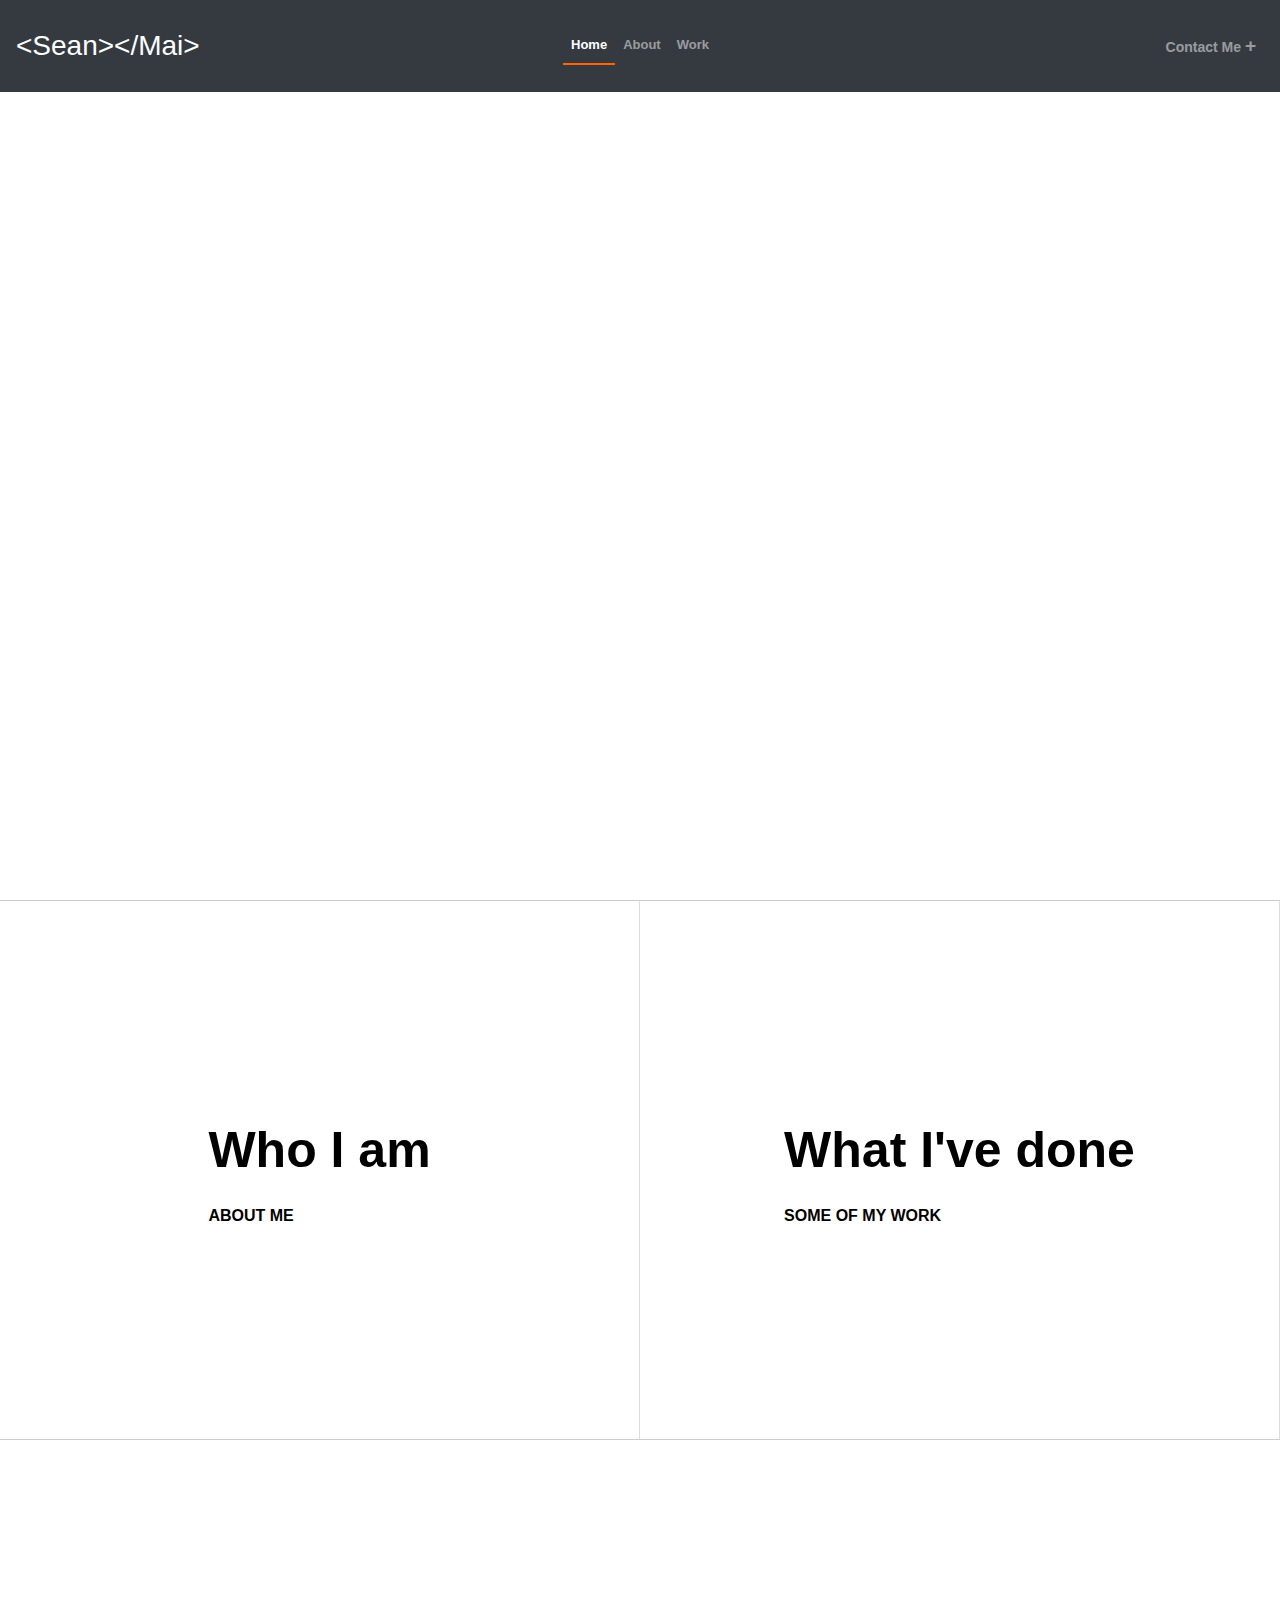
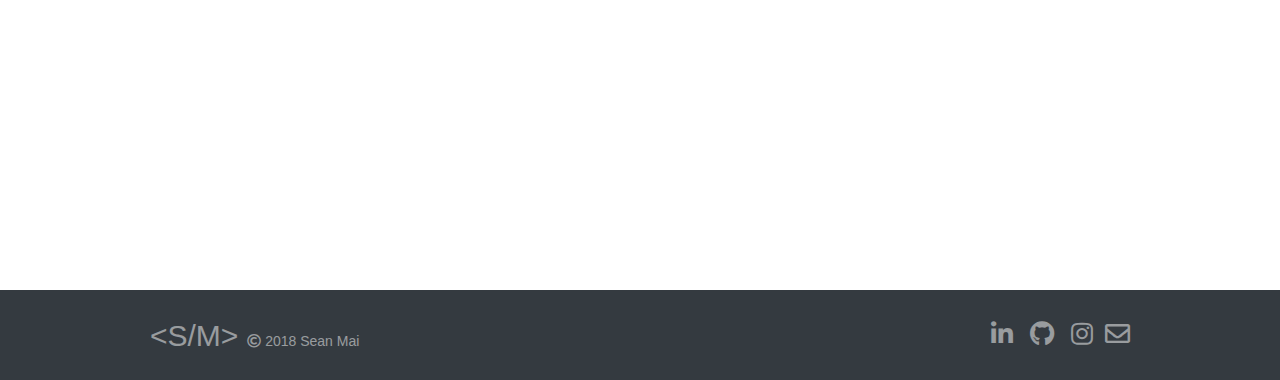
<file: index.html>
<!DOCTYPE html>
<html lang="en" dir="ltr">
    <head>
        <meta name="viewport" content="width=device-width,height=device-height,initial-scale=1.0"/>
        <title>Sean Mai</title>
        <link rel="icon" href="http://www.sautmedia.com/wp-content/uploads/2013/11/Favicon.png">
        <link  rel="stylesheet" href="https://use.fontawesome.com/releases/v5.0.4/css/all.css">
        <link rel="stylesheet" href="https://maxcdn.bootstrapcdn.com/bootstrap/4.0.0/css/bootstrap.min.css" integrity="sha384-Gn5384xqQ1aoWXA+058RXPxPg6fy4IWvTNh0E263XmFcJlSAwiGgFAW/dAiS6JXm" crossorigin="anonymous">
        <link href="https://fonts.googleapis.com/css?family=Noto+Serif:300,400,500,700" rel="stylesheet">
        <link rel="stylesheet" href="public/stylesheets/main.css">
        <link rel="stylesheet" href="public/stylesheets/custom-navbar.css">
        <link rel="stylesheet" href="public/stylesheets/modal.css">
        <link rel="stylesheet" href="public/stylesheets/scroll-caret.css">
        <script src="public/javascripts/div-expand.js" charset="utf-8"></script>
    </head>
    <body>
        <nav class="navbar fixed-top navbar-dark navbar-expand-md bg-dark justify-content-center navbar-custom">
            <a href="https://seanmai.github.io/" class="navbar-brand d-flex w-50 mr-auto">&#60;Sean>&#60;/Mai></a>
            <button class="navbar-toggler" type="button" data-toggle="collapse" data-target="#collapsingNavbar">
                <span class="navbar-toggler-icon"></span>
            </button>
            <div class="navbar-collapse collapse w-100" id="collapsingNavbar">
                <ul class="navbar-nav w-100 justify-content-center">
                    <li class="nav-item hover-underline-center" id="home">
                        <a class="nav-link nav-home" href="#homeSection">Home</a>
                    </li>
                    <li class="nav-item hover-underline-center" id="about">
                        <a class="nav-link nav-me" href="#aboutSection">About</a>
                    </li>
                    <li class="nav-item hover-underline-center" id="work">
                        <a class="nav-link nav-work" href="#aboutSection">Work</a> <!-- Had to make #aboutSection again so scrollspy would highlight for both -->
                    </li>
                </ul>
                <ul class="nav navbar-nav ml-auto w-100 justify-content-end">
                    <li class="nav-item">
                        <a class="nav-link nav-link-right" href="" data-toggle="modal" data-target="#emailModal">Contact Me <strong style="font-size: 19px">+</strong></a>
                    </li>
                </ul>
            </div>
        </nav>

        <div class="modal fade" id="emailModal" tabindex="-1" role="dialog" aria-labelledby="emailModalLabel" aria-hidden="true">
            <div class="modal-dialog" role="document">
                <div class="modal-content">
                    <div class="modal-body">
                        <!-- <button type="button" class="close" data-dismiss="modal" aria-label="Close">
                            <span aria-hidden="true">&times;</span>
                        </button> -->
                        <form method="post">
                            <div class="form-group">
                                <input class="form-control" type="text" name="name" placeholder="Name">
                            </div>
                            <div class="form-group">
                                <input class="form-control" type="text" name="email" placeholder="Email">
                            </div>
                            <div class="form-group">
                                <textarea class="form-control" name="message" rows="8" cols="80" placeholder="Message"></textarea>
                            </div>
                            <button type="submit" class="btn">SUBMIT</button>
                        </form>
                    </div>
                </div>
            </div>
        </div>

        <div id="homeSection" class="home">
            <div class="home-content container">
                <p>Welcome to an insight on Sean Mai.</p>
            </div>
            <div class="dim"></div>
        </div>
        <div id="caret-down">
            <a href="#aboutSection"><span id="caret-background"><span></span></span></a>
        </div>
        <div class="placeholder"></div>

        <div class="about">
            <div id="aboutSection" class="about-item hover-underline-right col-lg-6 col-sm-12 about-me">
                <div class="about-content about-me-content">
                    <p>Who I am</p>
                    <span>ABOUT ME</span>
                </div>
                <div class="about-expanded about-me-expanded">
                    <div class="container">
                        <p class="about-header"><em>Hello</em>, my name is Sean. Allow me to introduce myself.</p>
                        <p>I'm a creator and a student at the University of Calgary, currently studying Software Engineering. I design, develop and am very passionate to learn new things.</p>
                    </div>
                </div>
            </div>

            <div id="workSection" class="about-item hover-underline-right col-lg-6 col-sm-12 about-work">
                <div class="about-content about-work-content">
                    <p>What I've done</p>
                    <span>SOME OF MY WORK</span>
                </div>
                <div class="about-expanded about-work-expanded">
                    <div class="about-work-header col-lg-12">
                        FEATURED PROJECTS
                        <span><i class="far fa-window-close"></i></span>
                    </div>
                    <a href="https://github.com/seanmai/1001Sounds" target="_blank">
                        <div class="about-work-item col-xl-3 col-lg-4 col-md-6 col-sm-12" style=" background-image: url('https://images.unsplash.com/photo-1420161900862-9a86fa1f5c79?ixlib=rb-1.2.1&ixid=eyJhcHBfaWQiOjEyMDd9&auto=format&fit=crop&w=1350&q=80');">
                            <div class="about-work-item-description">
                                <div>
                                    1001 Sounds
                                    <span>A Google Chrome Extension for SoundCloud. Play all your favourite tracks with their tracklists embeded into your web browser.</span>
                                </div>
                            </div>
                        </div>
                    </a>
                    <a href="https://github.com/seanmai/locEATS" target="_blank">
                        <div class="about-work-item col-xl-3 col-lg-4 col-md-6 col-sm-12" style="background-image: url('https://images.unsplash.com/photo-1466814314367-45323ac74e2b?ixlib=rb-1.2.1&ixid=eyJhcHBfaWQiOjEyMDd9&auto=format&fit=crop&w=1622&q=80');">
                            <div class="about-work-item-description">
                                <div>
                                    locEATS
                                    <span>A food delivery app for public areas. Uses Google's geolocation API to get the position of the customer with their order.</span>
                                </div>
                            </div>
                        </div>
                    </a>
                    <a href="https://github.com/dandua98/particle_run" target="_blank">
                        <div class="about-work-item col-xl-3 col-lg-4 col-md-6 col-sm-12" style="background-image: url('https://images.unsplash.com/photo-1529775768124-fb874e73ac7e?ixlib=rb-1.2.1&ixid=eyJhcHBfaWQiOjEyMDd9&auto=format&fit=crop&w=1350&q=80');">
                            <div class="about-work-item-description">
                                <div>
                                    Particle Run
                                    <span>Created at Calgary Hacks 2018, utilizes a Particle Electron board to get live GPS data and map it on a website. Calculates fitness metrics from the recorded map. Collaborated with Danish Dua and Mohammad Al-Ahdal</span>
                                </div>
                            </div>
                        </div>
                    </a>
                    <a href="https://github.com/seanmai/YelpCamp" target="_blank">
                        <div class="about-work-item col-xl-3 col-lg-4 col-md-6 col-sm-12" style="background-image: url('https://images.unsplash.com/photo-1534950947221-dcaca2836ce8?ixlib=rb-1.2.1&ixid=eyJhcHBfaWQiOjEyMDd9&auto=format&fit=crop&w=634&q=80');">
                            <div class="about-work-item-description">
                                <div>
                                    Yelp Camp
                                    <span>A campsite reviewing website. Leave ratings and comments on your favourite campgrounds for others to view before visiting.</span>
                                </div>
                            </div>
                        </div>
                    </a>
                    <a href="https://github.com/seanmai/UdemyWebProjects" target="_blank">
                        <div class="about-work-item col-xl-3 col-lg-4 col-md-6 col-sm-12" style="background-image: url('https://i.ytimg.com/vi/2yKsDZrEF7U/maxresdefault.jpg');">
                            <div class="about-work-item-description">
                                <div>
                                    Udemy Projects
                                    <span>Practice projects I've created as part of "The Web Developer Bootcamp" course on Udemy.</span>
                                </div>
                            </div>
                        </div>
                    </a>
                </div>
            </div>
        </div>

        <div class="temp">
        </div>

        <div class="footer">
            <div class="footer-info ">
                <span id="footer-brand">&#60;S/M></span> <i class="far fa-copyright"></i> 2018 Sean Mai
            </div>
            <div class="footer-icons">
                <a href="https://www.linkedin.com/in/sean-mai-a22612161/" target="_blank"><i class="fab fa-linkedin-in"></i></a>
                <a href="https://github.com/seanmai" target="_blank"><i class="fab fa-github"></i></a>
                <a href="https://www.instagram.com/seanmai/" target="_blank"><i class="fab fa-instagram"></i></a>
                <i class="far fa-envelope" data-toggle="modal" data-target="#emailModal"></i>
            </div>
        </div>
        <script src="https://code.jquery.com/jquery-3.3.1.min.js" integrity="sha256-FgpCb/KJQlLNfOu91ta32o/NMZxltwRo8QtmkMRdAu8=" crossorigin="anonymous"></script>
        <script src="https://cdnjs.cloudflare.com/ajax/libs/popper.js/1.12.9/umd/popper.min.js" integrity="sha384-ApNbgh9B+Y1QKtv3Rn7W3mgPxhU9K/ScQsAP7hUibX39j7fakFPskvXusvfa0b4Q" crossorigin="anonymous"></script>
        <script src="https://maxcdn.bootstrapcdn.com/bootstrap/4.0.0/js/bootstrap.min.js" integrity="sha384-JZR6Spejh4U02d8jOt6vLEHfe/JQGiRRSQQxSfFWpi1MquVdAyjUar5+76PVCmYl" crossorigin="anonymous"></script>
        <script src="public/javascripts/navbar-toggle.js" charset="utf-8"></script>
        <script src="public/javascripts/dim-scroll.js" charset="utf-8"></script>
        <script src="public/javascripts/div-controller.js" charset="utf-8"></script>
        <script src="public/javascripts/scrollspy.js" charset="utf-8"></script>
    </body>
</html>

<!-- semi parallax-demo scroll -->
<!-- Dropdown toggler closes when you click off -->
<!-- Animation for on-load -->
</file>
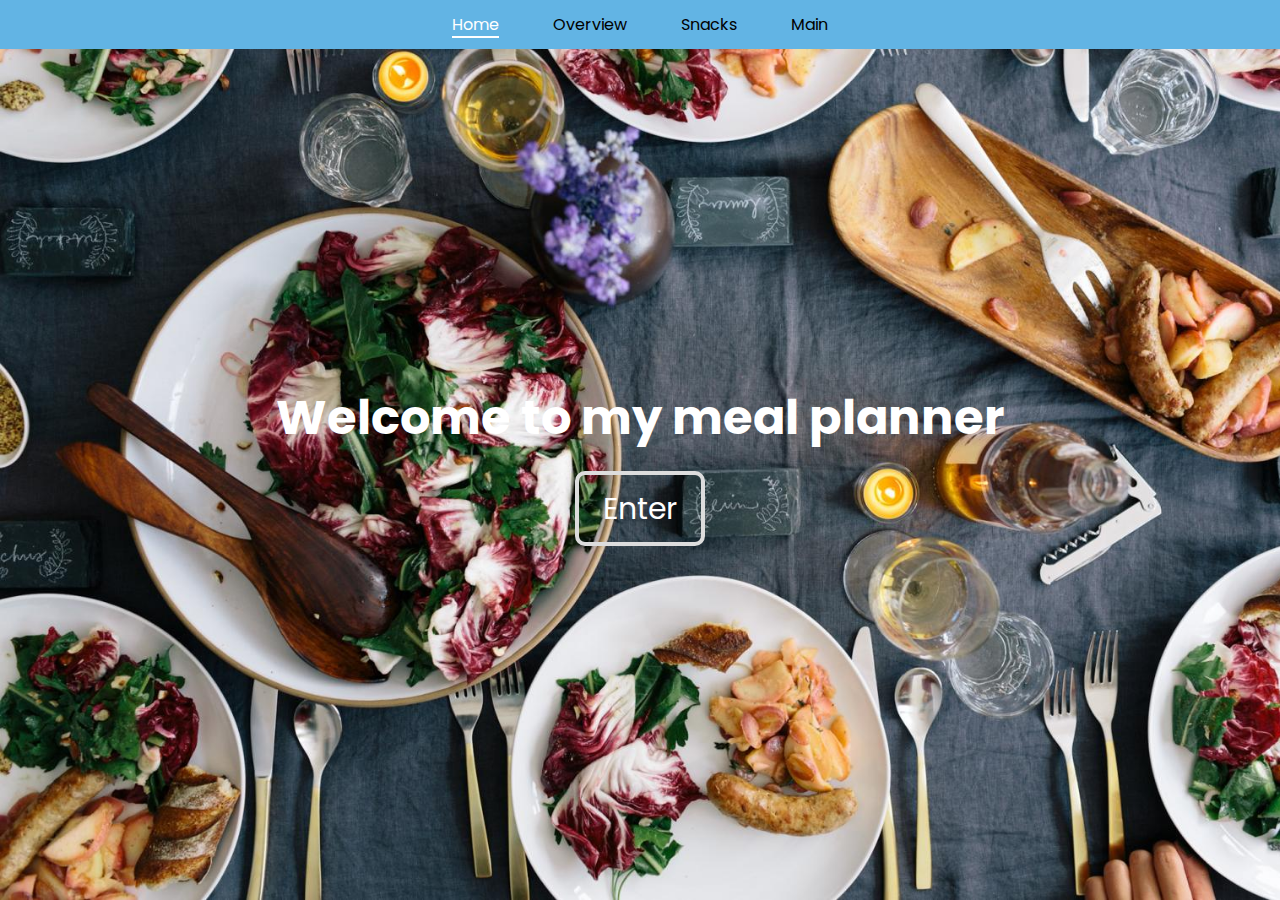
<file: Assignment1/index.html>
<!DOCTYPE html>
<html lang="en" dir="ltr">
  <head>
    <meta charset="utf-8">
    <title>Meal Planner</title>
    <link rel="stylesheet" href="stylesheet.css">
    <link rel="stylesheet" href="https://fonts.googleapis.com/css?family=Poppins">
  </head>
  <body>
    <div class="navbar">
      <div class="navbar-link">
        <a href="index.html">
          <span class="navbar-active">Home</span>
        </a>
      </div>
      <div class="navbar-link">
        <a href="overview.html">
          <span>Overview</span>
        </a>
      </div>
      <div class="navbar-link dropdown">
        <span>Snacks</span>
        <div class="dropdown-container">
          <a href="protein_shake.html"><span>Protein Shake</span></a>
        </div>
      </div>
      <div class="navbar-link dropdown">
        <span>Main</span>
        <div class="dropdown-container">
          <a href="yakisoba.html"><span>Yakisoba</span></a>
          <a href="chicken_rice.html"><span>Chicken and Rice</span></a>
        </div>
      </div>
    </div>
    <div class="landing-container">
      <h1 class="landing-header">Welcome to my meal planner</h1>
      <a href="overview.html" class="button">Enter</a>
    </div>
  </body>
</html>
</file>
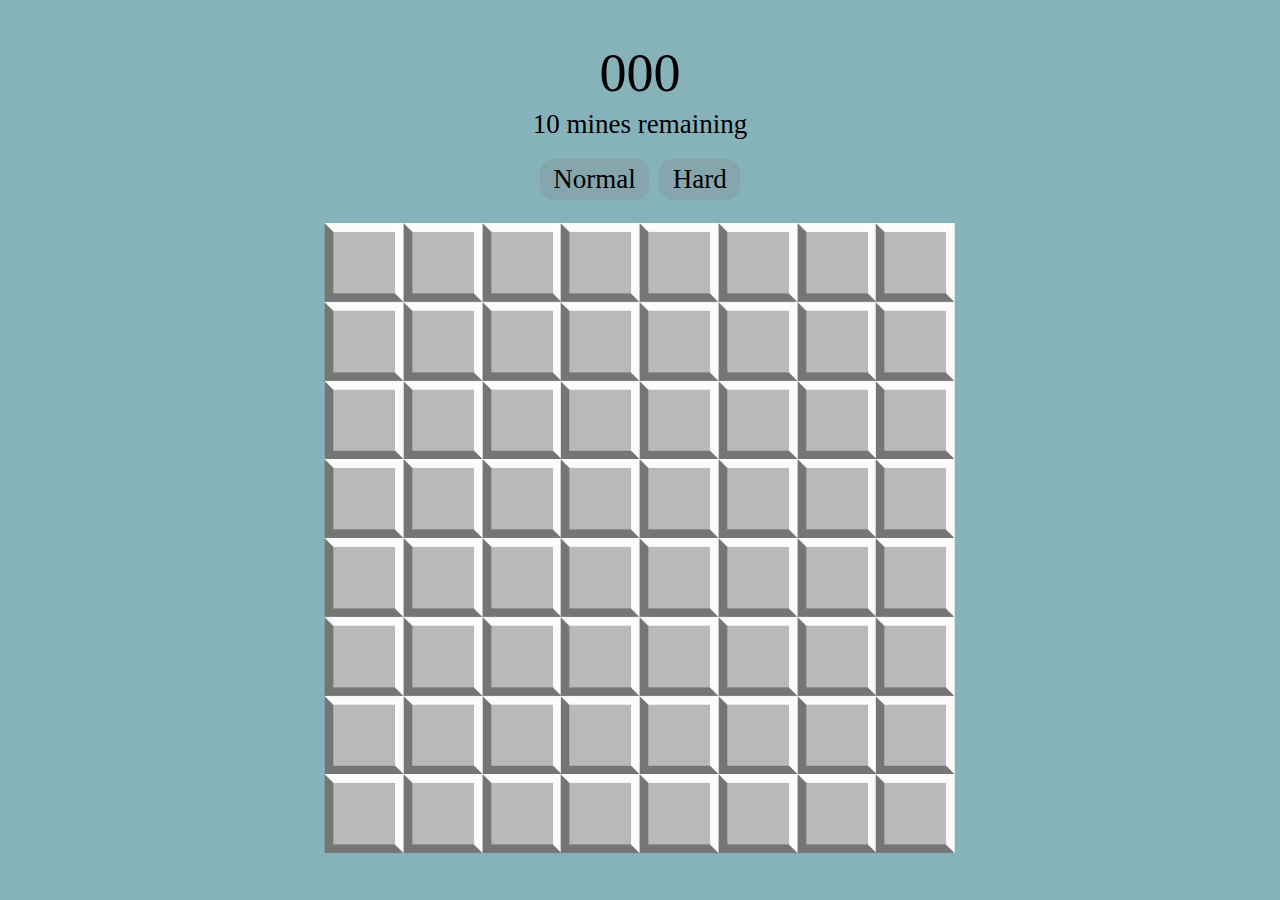
<file: Assignment2/index.html>
<!DOCTYPE html>
<html lang="en" dir="ltr">
  <head>
    <meta charset="utf-8">
    <title>Minesweeper</title>
    <link href="style.css" rel="stylesheet" type="text/css"/>
    <script src="https://code.jquery.com/jquery-3.5.1.slim.min.js" integrity="sha256-4+XzXVhsDmqanXGHaHvgh1gMQKX40OUvDEBTu8JcmNs=" crossorigin="anonymous"></script>
  </head>
  <body>
    <div id="timer">000</div>
    <div id="remainingMines"><span id="remaining"></span>&nbsp;mines remaining</div>
    <div class="difficultyMenu">
      <div class="difficultyButton" data-size="8x8x10">Normal</div>
      <div class="difficultyButton" data-size="16x16x40">Hard</div>
    </div>
    <div class="gridwrapper">
      <div class="grid"></div>
    </div>
    <div id="overlay">
      <div id="overlay-win">
        <p class="big glow">Congratulations, you won!!!</p>
        <p class="darker">It took you <span class="game-time">0</span> seconds.</p>
        <p class="darker">Click anywhere to start a new game.
      </div>
      <div id="overlay-lose">
        <p class="big glow">You lost!!!</p>
        <p class="darker">Click anywhere to start a new game.
      </div>
    </div>
    <script src="app.js"></script>
  </body>
</html>
</file>
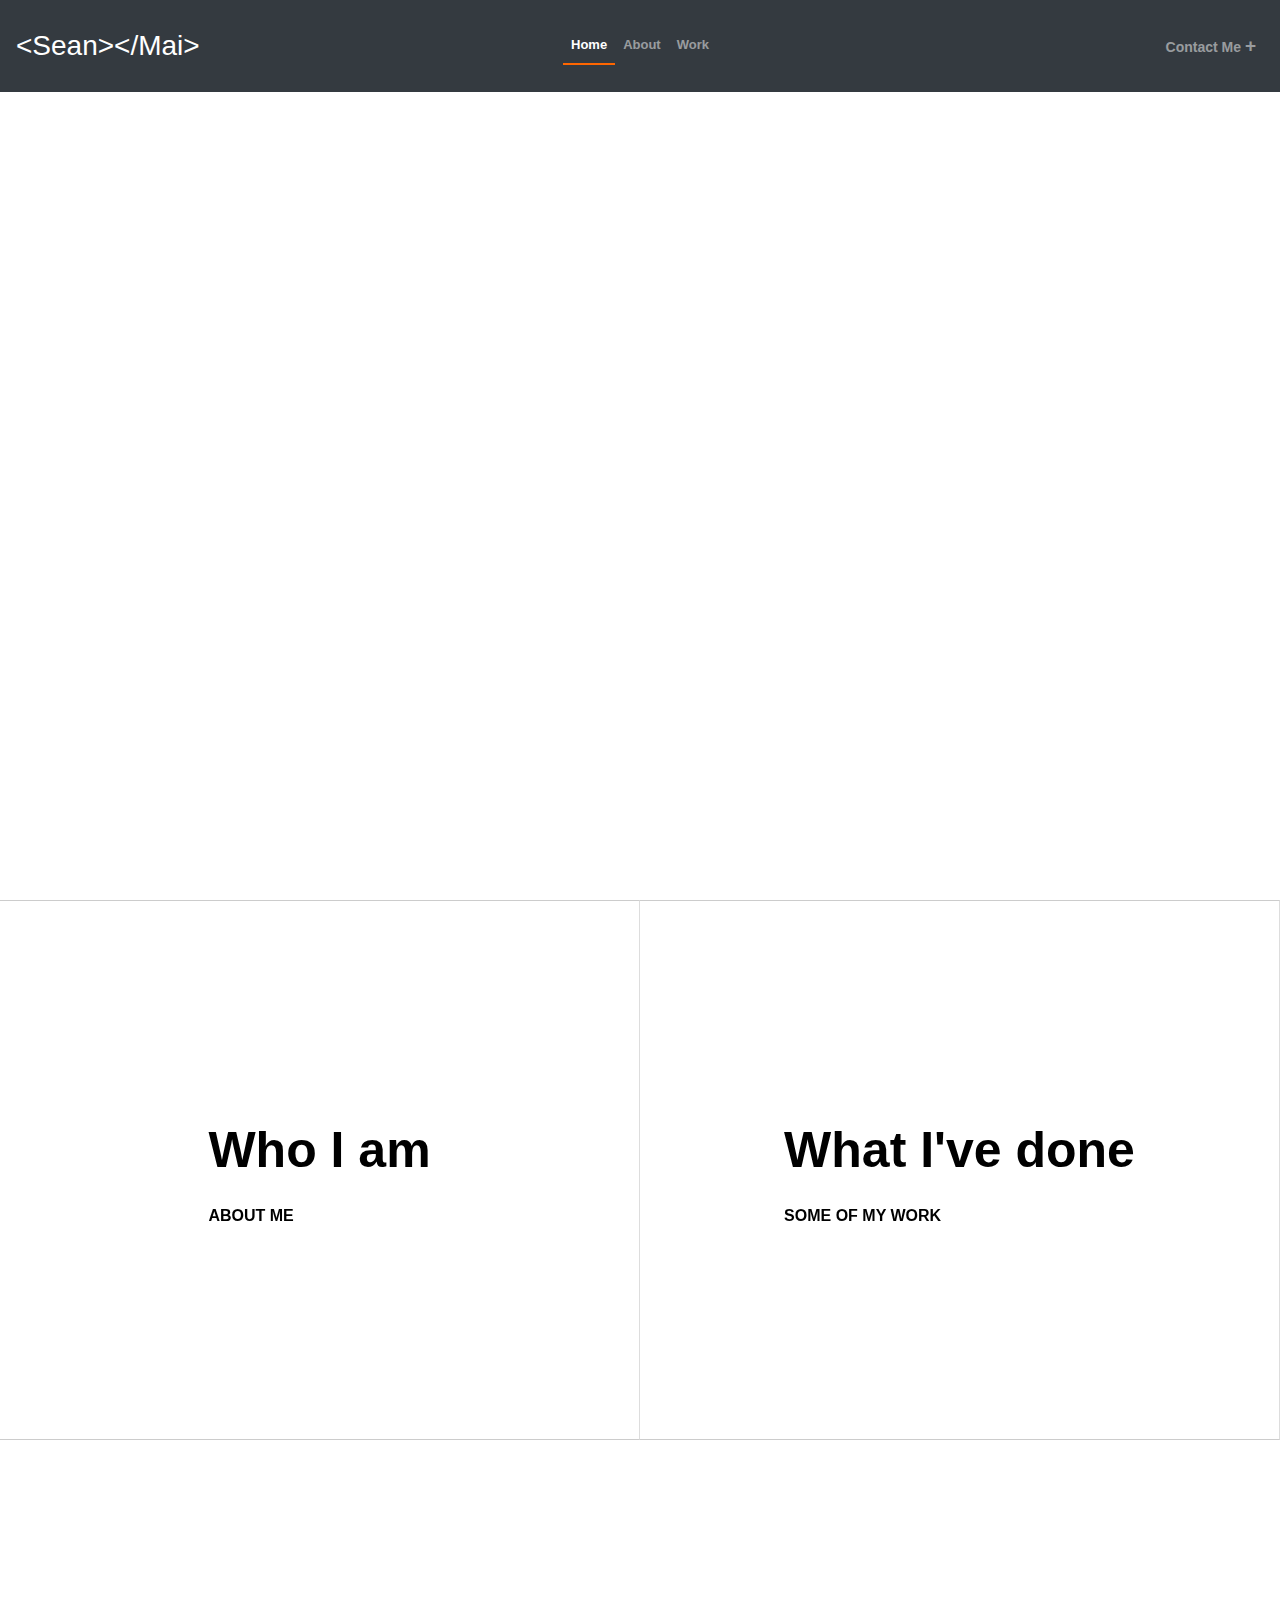
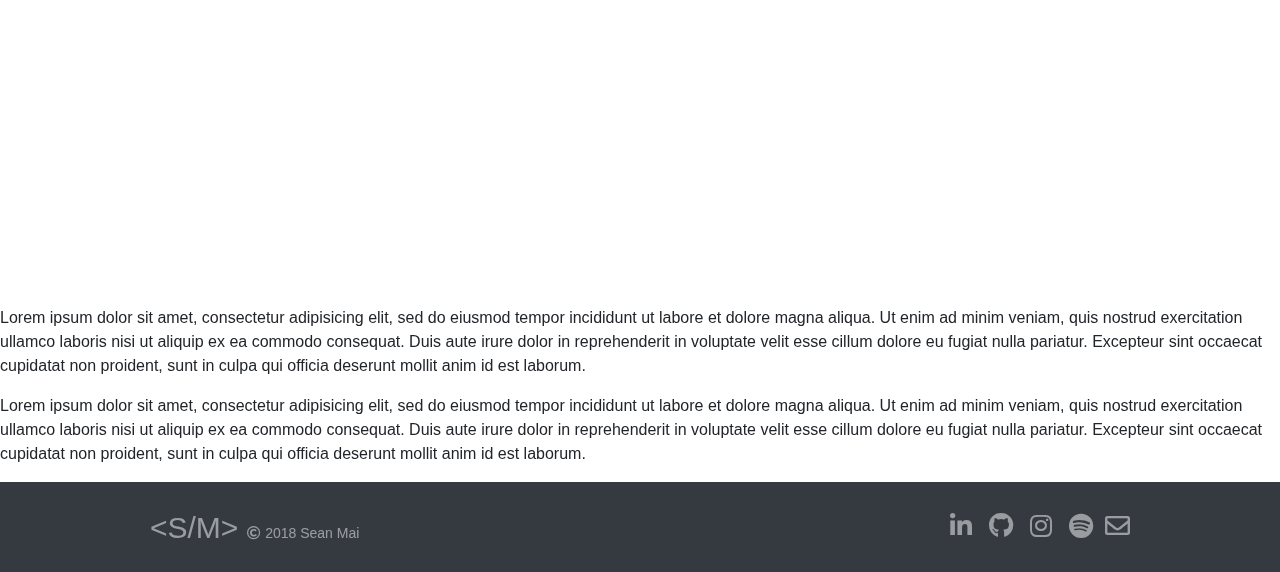
<file: seanmai.html>
<!DOCTYPE html>
<html lang="en" dir="ltr">
    <head>
        <meta name="viewport" content="width=device-width,height=device-height,initial-scale=1.0"/>
        <title>Sean Mai</title>
        <link  rel="stylesheet" href="https://use.fontawesome.com/releases/v5.0.4/css/all.css">
        <link rel="stylesheet" href="https://maxcdn.bootstrapcdn.com/bootstrap/4.0.0/css/bootstrap.min.css" integrity="sha384-Gn5384xqQ1aoWXA+058RXPxPg6fy4IWvTNh0E263XmFcJlSAwiGgFAW/dAiS6JXm" crossorigin="anonymous">
        <link href="https://fonts.googleapis.com/css?family=Noto+Serif:300,400,500,700" rel="stylesheet">
        <link rel="stylesheet" href="public/stylesheets/main.css">
        <link rel="stylesheet" href="public/stylesheets/custom-navbar.css">
        <link rel="stylesheet" href="public/stylesheets/modal.css">
        <script src="public/javascripts/div-expand.js" charset="utf-8"></script>
    </head>
    <body>
        <nav class="navbar fixed-top navbar-dark navbar-expand-md bg-dark justify-content-center navbar-custom">
            <a href="#" class="navbar-brand d-flex w-50 mr-auto">&#60;Sean>&#60;/Mai></a>
            <button class="navbar-toggler" type="button" data-toggle="collapse" data-target="#collapsingNavbar">
                <span class="navbar-toggler-icon"></span>
            </button>
            <div class="navbar-collapse collapse w-100" id="collapsingNavbar">
                <ul class="navbar-nav w-100 justify-content-center">
                    <li class="nav-item hover-underline-center" id="home">
                        <a class="nav-link nav-home" href="#homeSection">Home</a>
                    </li>
                    <li class="nav-item hover-underline-center" id="about">
                        <a class="nav-link nav-me" href="#aboutSection">About</a>
                    </li>
                    <li class="nav-item hover-underline-center" id="work">
                        <a class="nav-link nav-work" href="#aboutSection">Work</a> <!-- Had to make #aboutSection again so scrollspy would highlight for both -->
                    </li>
                </ul>
                <ul class="nav navbar-nav ml-auto w-100 justify-content-end">
                    <li class="nav-item">
                        <a class="nav-link nav-link-right" href="" data-toggle="modal" data-target="#emailModal">Contact Me <strong style="font-size: 19px">+</strong></a>
                    </li>
                </ul>
            </div>
        </nav>

        <div class="modal fade" id="emailModal" tabindex="-1" role="dialog" aria-labelledby="emailModalLabel" aria-hidden="true">
            <div class="modal-dialog" role="document">
                <div class="modal-content">
                    <div class="modal-body">
                        <!-- <button type="button" class="close" data-dismiss="modal" aria-label="Close">
                            <span aria-hidden="true">&times;</span>
                        </button> -->
                        <form method="post">
                            <div class="form-group">
                                <input class="form-control" type="text" name="name" placeholder="Name">
                            </div>
                            <div class="form-group">
                                <input class="form-control" type="text" name="email" placeholder="Email">
                            </div>
                            <div class="form-group">
                                <textarea class="form-control" name="message" rows="8" cols="80" placeholder="Message"></textarea>
                            </div>
                            <button type="submit" class="btn">SUBMIT</button>
                        </form>
                    </div>
                </div>
            </div>
        </div>


        <div id="homeSection" class="home">
            <div class="dim"></div>
            <div class="home-content container">
                <p>Welcome to an insight on Sean Mai.</p>
            </div>
        </div>
        <div class="placeholder"></div>
        <div class="about">
            <div id="aboutSection" class="about-item hover-underline-right col-lg-6 col-sm-12 about-me">
                <div class="about-content about-me-content">
                    <p>Who I am</p>
                    <span>ABOUT ME</span>
                </div>
                <div class="about-expanded about-me-expanded">
                    <div class="container">
                        <p class="about-header"><em>Hello</em>, my name is Sean. Allow me to introduce myself.</p>
                        <p>I'm a creator and a student at the University of Calgary, currently studying Software Engineering. I design, develop and am very passionate to learn new things.</p>
                        <p>Test.</p>
                    </div>
                </div>
            </div>
            <div id="workSection" class="about-item hover-underline-right col-lg-6 col-sm-12 about-work">
                <div class="about-content about-work-content">
                    <p>What I've done</p>
                    <span>SOME OF MY WORK</span>
                </div>
                <div class="about-expanded about-work-expanded">
                    <div class="container">
                        <p> sunt in culpa qui officia deserunt mollit anim id est laborum.</p>
                    </div>
                </div>
            </div>
        </div>
        <div class="temp">

        </div>
        <div class="">
            <p><p>Lorem ipsum dolor sit amet, consectetur adipisicing elit, sed do eiusmod tempor incididunt ut labore et dolore magna aliqua. Ut enim ad minim veniam, quis nostrud exercitation ullamco laboris nisi ut aliquip ex ea commodo consequat. Duis aute irure dolor in reprehenderit in voluptate velit esse cillum dolore eu fugiat nulla pariatur. Excepteur sint occaecat cupidatat non proident, sunt in culpa qui officia deserunt mollit anim id est laborum.</p></p>
            <p><p>Lorem ipsum dolor sit amet, consectetur adipisicing elit, sed do eiusmod tempor incididunt ut labore et dolore magna aliqua. Ut enim ad minim veniam, quis nostrud exercitation ullamco laboris nisi ut aliquip ex ea commodo consequat. Duis aute irure dolor in reprehenderit in voluptate velit esse cillum dolore eu fugiat nulla pariatur. Excepteur sint occaecat cupidatat non proident, sunt in culpa qui officia deserunt mollit anim id est laborum.</p></p>
        </div>

        <div class="footer">
            <div class="footer-info">
                <span id="footer-brand">&#60;S/M></span> <i class="far fa-copyright"></i> 2018 Sean Mai
            </div>
            <div class="footer-icons">
                <a href="https://www.linkedin.com/in/sean-mai-a22612161/" target="_blank"><i class="fab fa-linkedin-in"></i></a>
                <a href="https://github.com/seanmai" target="_blank"><i class="fab fa-github"></i></a>
                <a href="https://www.instagram.com/seanmai/" target="_blank"><i class="fab fa-instagram"></i></a>
                <a href="" target="_blank"><i class="fab fa-spotify"></i></a>
                <i class="far fa-envelope" data-toggle="modal" data-target="#emailModal"></i>
            </div>
        </div>
        <script src="https://code.jquery.com/jquery-3.3.1.min.js" integrity="sha256-FgpCb/KJQlLNfOu91ta32o/NMZxltwRo8QtmkMRdAu8=" crossorigin="anonymous"></script>
        <script src="https://cdnjs.cloudflare.com/ajax/libs/popper.js/1.12.9/umd/popper.min.js" integrity="sha384-ApNbgh9B+Y1QKtv3Rn7W3mgPxhU9K/ScQsAP7hUibX39j7fakFPskvXusvfa0b4Q" crossorigin="anonymous"></script>
        <script src="https://maxcdn.bootstrapcdn.com/bootstrap/4.0.0/js/bootstrap.min.js" integrity="sha384-JZR6Spejh4U02d8jOt6vLEHfe/JQGiRRSQQxSfFWpi1MquVdAyjUar5+76PVCmYl" crossorigin="anonymous"></script>
        <script src="public/javascripts/navbar-toggle.js" charset="utf-8"></script>
        <script src="public/javascripts/dim-scroll.js" charset="utf-8"></script>
        <script src="public/javascripts/div-controller.js" charset="utf-8"></script>
        <script src="public/javascripts/scrollspy.js" charset="utf-8"></script>
    </body>
</html>

<!-- semi parallax-demo scroll -->
<!-- Dropdown toggler closes when you click off -->
</file>
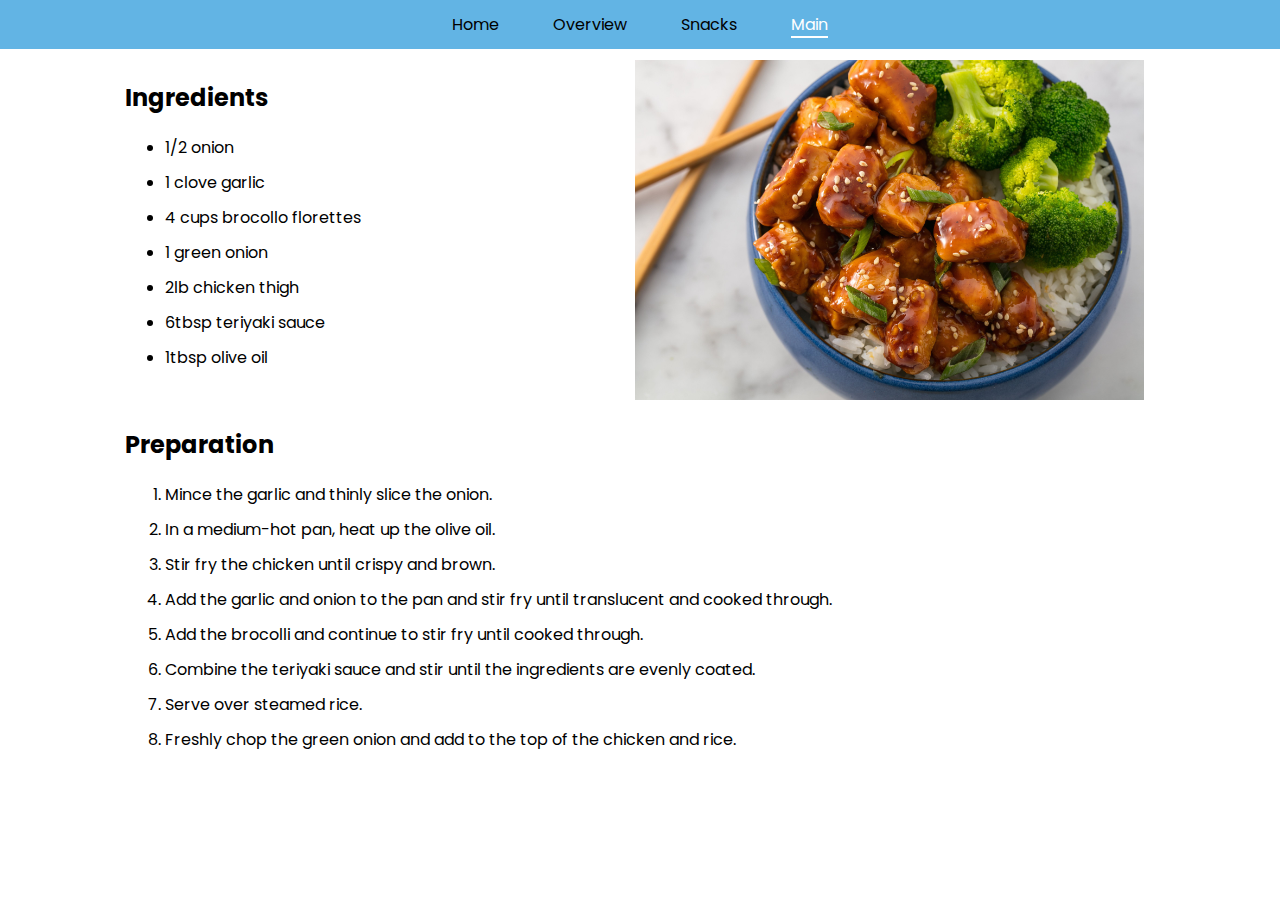
<file: Assignment1/chicken_rice.html>
<!DOCTYPE html>
<html lang="en" dir="ltr">
  <head>
    <meta charset="utf-8">
    <title>Meal Planner</title>
    <link rel="stylesheet" href="stylesheet.css">
    <link rel="stylesheet" href="https://fonts.googleapis.com/css?family=Poppins">
  </head>
  <body>
    <div class="navbar">
      <div class="navbar-link">
        <a href="index.html">
          <span>Home</span>
        </a>
      </div>
      <div class="navbar-link">
        <a href="overview.html">
          <span>Overview</span>
        </a>
      </div>
      <div class="navbar-link dropdown">
        <span>Snacks</span>
        <div class="dropdown-container">
          <a href="protein_shake.html"><span>Protein Shake</span></a>
        </div>
      </div>
      <div class="navbar-link dropdown">
        <span class="navbar-active">Main</span>
        <div class="dropdown-container">
          <a href="yakisoba.html"><span>Yakisoba</span></a>
          <a href="chicken_rice.html"><span class="navbar-active">Chicken and Rice</span></a>
        </div>
      </div>
    </div>
    <div class="container">
      <div class="recipe-header">
        <div class="ingredients-container">
          <h2>Ingredients</h2>
          <ul>
            <li>1/2 onion</li>
            <li>1 clove garlic</li>
            <li>4 cups brocollo florettes</li>
            <li>1 green onion</li>
            <li>2lb chicken thigh</li>
            <li>6tbsp teriyaki sauce</li>
            <li>1tbsp olive oil</li>
          </ul>
        </div>
        <div class="thumbnail-container">
          <img src="chicken_rice.jpg" alt="">
        </div>
      </div>
      <div class="recipe-steps">
        <h2>Preparation</h2>
        <ol>
          <li>Mince the garlic and thinly slice the onion.</li>
          <li>In a medium-hot pan, heat up the olive oil.</li>
          <li>Stir fry the chicken until crispy and brown.</li>
          <li>Add the garlic and onion to the pan and stir fry until translucent and cooked through.</li>
          <li>Add the brocolli and continue to stir fry until cooked through.</li>
          <li>Combine the teriyaki sauce and stir until the ingredients are evenly coated.</li>
          <li>Serve over steamed rice.</li>
          <li>Freshly chop the green onion and add to the top of the chicken and rice.</li>
        </ol>
      </div>
    </div>
  </body>
</html>
</file>
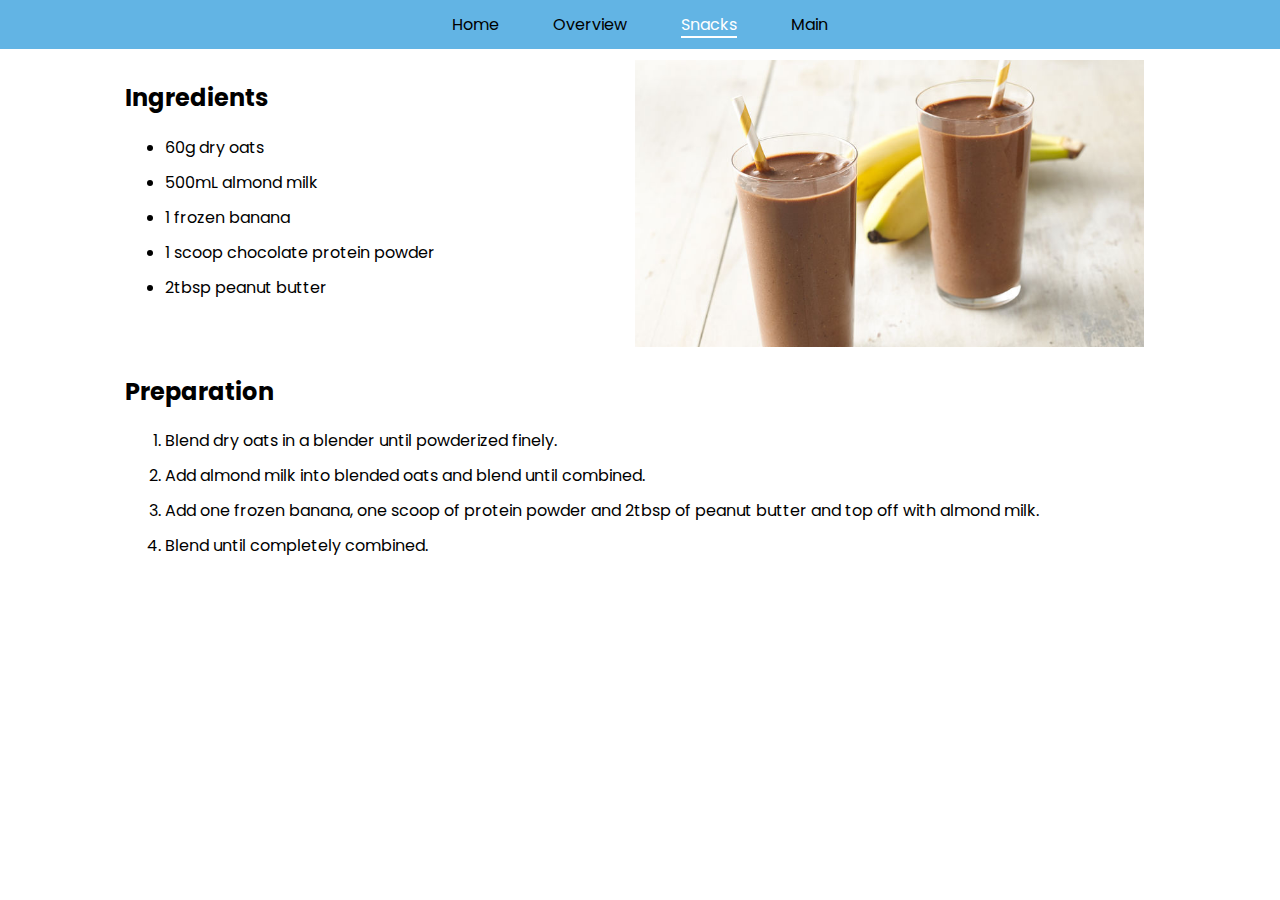
<file: Assignment1/protein_shake.html>
<!DOCTYPE html>
<html lang="en" dir="ltr">
  <head>
    <meta charset="utf-8">
    <title>Meal Planner</title>
    <link rel="stylesheet" href="stylesheet.css">
    <link rel="stylesheet" href="https://fonts.googleapis.com/css?family=Poppins">
  </head>
  <body>
    <div class="navbar">
      <div class="navbar-link">
        <a href="index.html">
          <span>Home</span>
        </a>
      </div>
      <div class="navbar-link">
        <a href="overview.html">
          <span>Overview</span>
        </a>
      </div>
      <div class="navbar-link dropdown">
        <span class="navbar-active">Snacks</span>
        <div class="dropdown-container">
          <a href="protein_shake.html"><span class="navbar-active">Protein Shake</span></a>
        </div>
      </div>
      <div class="navbar-link dropdown">
        <span>Main</span>
        <div class="dropdown-container">
          <a href="yakisoba.html"><span>Yakisoba</span></a>
          <a href="chicken_rice.html"><span>Chicken and Rice</span></a>
        </div>
      </div>
    </div>
    <div class="container">
      <div class="recipe-header">
        <div class="ingredients-container">
          <h2>Ingredients</h2>
          <ul>
            <li>60g dry oats</li>
            <li>500mL almond milk</li>
            <li>1 frozen banana</li>
            <li>1 scoop chocolate protein powder</li>
            <li>2tbsp peanut butter</li>
          </ul>
        </div>
        <div class="thumbnail-container">
          <img src="protein_shake.jpg" alt="">
        </div>
      </div>
      <div class="recipe-steps">
        <h2>Preparation</h2>
        <ol>
          <li>Blend dry oats in a blender until powderized finely.</li>
          <li>Add almond milk into blended oats and blend until combined.</li>
          <li>Add one frozen banana, one scoop of protein powder and 2tbsp of peanut butter and top off with almond milk.</li>
          <li>Blend until completely combined.</li>
        </ol>
      </div>
    </div>
  </body>
</html>
</file>
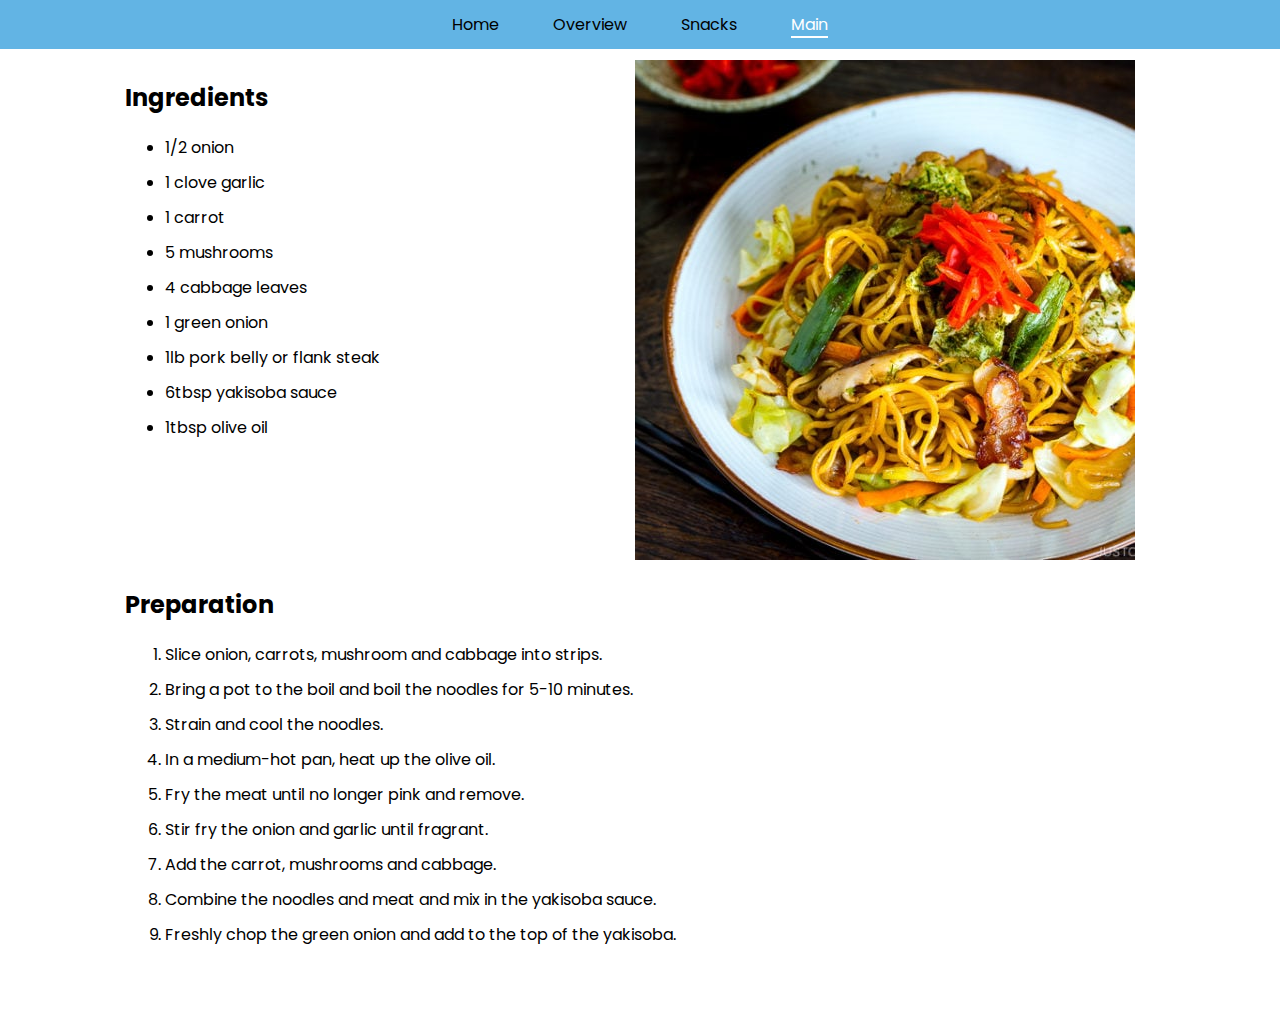
<file: Assignment1/yakisoba.html>
<!DOCTYPE html>
<html lang="en" dir="ltr">
  <head>
    <meta charset="utf-8">
    <title>Meal Planner</title>
    <link rel="stylesheet" href="stylesheet.css">
    <link rel="stylesheet" href="https://fonts.googleapis.com/css?family=Poppins">
  </head>
  <body>
    <div class="navbar">
      <div class="navbar-link">
        <a href="index.html">
          <span>Home</span>
        </a>
      </div>
      <div class="navbar-link">
        <a href="overview.html">
          <span>Overview</span>
        </a>
      </div>
      <div class="navbar-link dropdown">
        <span>Snacks</span>
        <div class="dropdown-container">
          <a href="protein_shake.html"><span>Protein Shake</span></a>
        </div>
      </div>
      <div class="navbar-link dropdown">
        <span class="navbar-active">Main</span>
        <div class="dropdown-container">
          <a href="yakisoba.html"><span class="navbar-active">Yakisoba</span></a>
          <a href="chicken_rice.html"><span>Chicken and Rice</span></a>
        </div>
      </div>
    </div>
    <div class="container">
      <div class="recipe-header">
        <div class="ingredients-container">
          <h2>Ingredients</h2>
          <ul>
            <li>1/2 onion</li>
            <li>1 clove garlic</li>
            <li>1 carrot</li>
            <li>5 mushrooms</li>
            <li>4 cabbage leaves</li>
            <li>1 green onion</li>
            <li>1lb pork belly or flank steak</li>
            <li>6tbsp yakisoba sauce</li>
            <li>1tbsp olive oil</li>
          </ul>
        </div>
        <div class="thumbnail-container">
          <img src="yakisoba.jpg" alt="">
        </div>
      </div>
      <div class="recipe-steps">
        <h2>Preparation</h2>
        <ol>
          <li>Slice onion, carrots, mushroom and cabbage into strips.</li>
          <li>Bring a pot to the boil and boil the noodles for 5-10 minutes.</li>
          <li>Strain and cool the noodles.</li>
          <li>In a medium-hot pan, heat up the olive oil.</li>
          <li>Fry the meat until no longer pink and remove.</li>
          <li>Stir fry the onion and garlic until fragrant.</li>
          <li>Add the carrot, mushrooms and cabbage.</li>
          <li>Combine the noodles and meat and mix in the yakisoba sauce.</li>
          <li>Freshly chop the green onion and add to the top of the yakisoba.</li>
        </ol>
      </div>
    </div>
  </body>
</html>
</file>
<file: public/stylesheets/main.css>
.temp {
    background-image: url("http://3tsll33cscvk11pae33oze51-wpengine.netdna-ssl.com/wp-content/uploads/2016/12/instagram-new-york-city-water-street.jpg");
    background-attachment: fixed;
    background-position: center;
    background-repeat: no-repeat;
    background-size: cover;
    height: 50vh;
}

body {
    /* padding-top: 92px; */
}

textarea {
    min-height: 206px;
}

.home {
    position: absolute;
    top: 0; right: 0; bottom: 0; left: 0;
    background-image: url("http://1.bp.blogspot.com/-HzVaMocQ0Eo/VWouHD8GuHI/AAAAAAAABzc/9kWl4jQ1430/s1600/giphy%2B%25286%2529.gif");
    background-attachment: fixed;
    background-position: center;
    background-repeat: no-repeat;
    background-size: cover;
    display: block;
    float: left;
    z-index: -2;
}

.placeholder{
    height: 100vh;
    display: block;
}

.dim {
    background-color:#000;
    opacity:0.0;
    position:absolute;
    top:0;
    width:100%;
    height:100%;
}

.home-content {
    height:100vh;
    width:100%;
    position: fixed;
    z-index: -1;
    left: 0;
    right: 0;
    display: flex;
    align-items: center;
    justify-content: center;
    color: white;
    text-align: center;
    font-size: 80px;
    font-weight: 200;
    font-family: 'Noto Serif', serif;
}

.about {
    display: block;
    height: 60vh;
}

.about-item {
    height: 60vh;
    float: left;
    border-right: 1px solid #ddd;
    border-top: 1px solid #ccc;
    border-bottom: 1px solid #ccc;
    display: flex;
    align-items: center;
    justify-content: center;
    position: relative;
    background: #fff;
    transition: all 0.35s ease;
}

.about-item:not(.expand-width):hover{
    background-color: #ddd;
}
.about-item:hover{
    cursor: pointer;
}

.about-content p{
    font-size: 50px;
    font-weight: 700;
}

.about-content span{
    font-size: 16px;
    font-weight: 600;
}

.about-content{
    color: black;
    position: absolute;
    visibility: visible;
    z-index: 2;
    opacity: 1;
    transition: all 0.5s ease;
}

.about-expanded{
    position: absolute;
    z-index: 1;
    visibility: hidden;
    opacity: 0;
    transition: all 0.5s ease;
    color: black;
}

.about-me-expanded .about-header{
    font-size: 50px;
    font-weight: 700;
    text-align: center;
    margin-bottom: 40px;
}

.about-expanded p{
    font-size: 28px;
}

.about-work {
    float: right;
    right: 0;
}

.about-work-expanded {
    width: 100%;
    height: 100%;
    font-size: 0;
    background-color: #000;
    overflow:auto;
}

.about-work-header {
    font-size: 32px;
    font-weight: 400;
    color: #fff;
    background: #000;
    letter-spacing: 3px;
}

.about-work-header span{
    font-size: 32px;
    font-weight: 100;
    color: #fff;
    float: right;
    transition: all 0.35s ease;
}
.about-work-header:hover span{
    opacity: 0.5;
}

.about-work-item {
    background-position:center center;
    background-repeat:no-repeat;
    background-size:cover;
    float: left;
    position: relative;
    width: 100%;
    padding-bottom: 100%;    /* width==padding-bottom creates an aspect ratio of 1:1*/
    overflow:hidden;
    transition: all 0.35s ease;
}
@media only screen and (min-width: 768px){
    .about-work-item{width: 50%;padding-bottom: 50%;}
}
@media only screen and (min-width: 992px){
    .about-work-item{width: 33.4%;padding-bottom: 33.4%;}
}
@media only screen and (min-width: 1200px){
    .about-work-item{width: 25%;padding-bottom: 25%;}
}


.about-work-item:hover {
    opacity: 1;       /* CHANGE THIS LATER IT IS RUINING TEXT OPACITY */
}

.about-work-item-description {
    display: flex;
    align-items: center;
    justify-content: center;
    text-align: center;
    position: absolute;
    left: 0;
    height: 90%;
    width: 90%;
    margin: 5%;
    color: #fff;
    font-size: 44px;
    font-weight: 600;
}

.about-work-item-description span{  /* Pop up description */
    padding: 20px;
    opacity: 0;
    display: block;
    height: 0;
    font-size: 24px;
    font-weight: 200;
    color: #fff;
    transition: height 0.25s ease, opacity 0.35s ease;
}

.about-work-item:hover .about-work-item-description span{
    height: 250px;
    background-color: rgba(0, 0, 0, 0.4);
    opacity: 1;
    transition: height 0.2s linear, opacity 0.35s ease, background-color 0.35s ease 0.25s;
}

.expand-width {
    position: absolute;
    z-index: 50;
    width: 100%;
}

.expand-height{
    top: 0;
    left: 0;
    position: absolute;
    width: 100%;
    height: 100vh;
}

.hover-underline-right {
    position: relative;
    color: #ff6600;
}
.hover-underline-right::after {
    content: '';
    position: absolute;
    width: 100%;
    transform: scaleX(0);
    height: 4px;
    bottom: 0;
    left: 0;
    background-color: #ff6600;
    transform-origin: bottom right;
    transition: transform 0.25s ease-out;
}
.hover-underline-right:hover::after {
    transform: scaleX(1);
    transform-origin: bottom left;
}

.hover-underline-center:not(.active) {
    position: relative;
    color: #ff6600;
}
.hover-underline-center:not(.active)::after {
    content: '';
    position: absolute;
    width: 100%;
    transform: scaleX(0);
    height: 2px;
    bottom: 0;
    left: 0;
    background-color: #ff6600;
    transform-origin: center;
    transition: transform 0.25s ease-out;
}
.hover-underline-center:not(.active):hover::after {
    transform: scaleX(1);
    transform-origin: center;
}

.footer {
    background-color: #343a40;
    height: 10vh;
    width: 100%;
    display: flex;
    align-items: center;
    color: rgba(255, 255, 255, 0.5);
    padding: 0 150px;
}

#footer-brand {
    font-size: 30px;
    margin-right: 5px;
}

.footer .footer-info {
    font-size: 14px;
}

.footer .footer-icons {
    margin-left: auto;
    font-size: 25px;
}

.footer-icons i:hover{
    color: #fff;
}

.footer .footer-icons a{
    margin: 0 5px;
    color: inherit;
}

.footer .footer-icons .fa-envelope {
    cursor: pointer;
}

@media only screen and (max-width: 768px){
    .home-content {
        font-size: 36px;
    }
    .about-item {
        min-height: 35vh;
        border-top: 0px;
    }
    .about-content p{
        font-size: 30px;
    }
    .about-me-expanded .about-header{
        font-size: 30px;
        font-weight: 700;
        text-align: center;
        margin-bottom: 20px;
    }
    .about-me-expanded p{
        font-size: 16px;
    }
    .about-work-header {
        font-size: 24px;
    }
    .about-work-header span{
        font-size: 24px;
    }
    .about-work-item-description{
        opacity: 1;
    }
    .about-work-item-description span{
        height: 275px;
        background-color: rgba(0, 0, 0, 0.4);
        opacity: 1;
    }
    .footer {
        padding: 75px;
    }
}
</file>
<file: public/stylesheets/custom-navbar.css>
nav .navbar{
   transition: all 0.5s ease;
}

.navbar-custom {
    padding: 20px 1rem;
}

.navbar-brand {
    transition: all 0.5s ease;
}

.navbar-custom .navbar-brand{
    font-size: 28px;
}

.nav-link {
    transition: all 0.5s ease;
    outline: 0;
}

.navbar .justify-content-center .nav-link {
    font-size: 13px;
    font-weight: 700;
}

.navbar .justify-content-end .nav-link {
    font-size: 14px;
    font-weight: 700;
}

.bg-white {
    transition: all 0.5s ease;
    background-color: #ffffff;
    box-shadow: 0 0.8px 1px -1px #999;
    padding: 0.3rem 1rem;
}

.bg-dark {
    transition: all 0.5s ease;
}

.nav-link.active {
    border-bottom: 2px solid #ff6600
}
</file>
<file: public/stylesheets/modal.css>
/* .modal-body .close {
    margin-bottom: 15px;
} */

.modal-body .btn {
    background-color: #343a40;
    color: white;
    width: 100%;
    letter-spacing: 2px;
}
</file>
<file: public/stylesheets/scroll-caret.css>
#caret-down a {
    position: fixed;
    bottom: 20px;
    left: 50%;
    padding-top: 40px;
    display: inline-block;
    -webkit-transform: translate(0, -50%);
    transform: translate(0, -50%);
    color: #fff;
    font : normal 400 20px/1 'Josefin Sans', sans-serif;
    letter-spacing: .1em;
    text-decoration: none;
    transition: opacity .3s;
}

#caret-down a #caret-background {
    position: absolute;
    top: 0;
    left: 50%;
    width: 48px;
    height: 60px;
    margin-left: -12px;
    border-radius: 0 0 20px 20px;
}

#caret-down a #caret-background span{
    position: absolute;
    top: 0;
    left: 50%;
    width: 24px;
    height: 24px;
    margin-left: -12px;
    border-left: 1px solid #fff;
    border-bottom: 1px solid #fff;
    -webkit-transform: rotate(-45deg);
    transform: rotate(-45deg);
    -webkit-animation: fade 1.5s infinite;
    animation: fade 1.5s infinite;
    box-sizing: border-box;
}

@-webkit-keyframes fade {
    0% {
        -webkit-transform: rotate(-45deg) translate(0, 0);
        opacity: 0;
    }
    50% {
        opacity: 1;
    }
    100% {
        -webkit-transform: rotate(-45deg) translate(-20px, 20px);
        opacity: 0;
    }
}
@keyframes fade {
    0% {
        transform: rotate(-45deg) translate(0, 0);
        opacity: 0;
    }
    50% {
        opacity: 1;
    }
    100% {
        transform: rotate(-45deg) translate(-20px, 20px);
        opacity: 0;
    }
}
</file>
<file: Assignment1/stylesheet.css>
body {
  margin: 0;
  font-family: "Poppins"
}

a {
  text-decoration: none;
}

.navbar {
  width: 100%;
  height: 49px;
  background: #62b4e4;
  position: fixed;
  text-align: center;
}

.navbar-link {
  display: inline-block;
  padding: 12px 25px;
}

.navbar-link span:hover {
  color: #ddd;
  border-bottom: 2px solid #ddd;
}

.navbar-link a {
  color: black;
}

.navbar-active {
  color: #fff;
  border-bottom: 2px solid #fff;
}

.dropdown-container {
  display: none;
  position: absolute;
  z-index: 1;
  background: #62b4e4;
  margin-top: 12px;
  padding: 5px;
}

.dropdown-container a {
  display: block;
  text-align: left;
  padding-bottom: 8px;
}

.dropdown:hover {
  color: #ddd;
  cursor: pointer;
}

.dropdown:hover .dropdown-container {
  display: block;
}

.container {
  margin: 0 9%;
  padding: 60px 10px;
}

.landing-container {
  background-image: url(landing.jpg);
  background-repeat: no-repeat;
  background-size: cover;
  height: calc(100vh - 50px);
  padding-top: 50px;
  text-align: center;
  color: white;
}

.landing-header {
  font-size: 48px;
  padding-top: 300px;
}

.button {
  border: 4px solid #ddd;
  border-radius: 10px;
  font-size: 30px;
  color: white;
  padding: 12px 24px;
  text-align: center;
  text-decoration: none;
}

.button:hover {
  border: 4px solid #aaa;
  color: #aaa;
}

.ingredients-container {
  width: 49.5%;
  display: inline-block;
  float: left;
}

.thumbnail-container {
  width: 49.5%;
  display: inline-block;
  overflow: hidden
}

.thumbnail-container img {
  max-width: 100%;
  max-height: 100%;
  display: block;
}

.recipe-steps li, .ingredients-container li {
  margin: 10px 0;
}

.center-container {
  text-align: center;
}

.meal-plan-table {
  display: inline-block;
  border-collapse: collapse;
}

.meal-plan-table th,td {
  padding: 12px;
  border: 1px solid #ddd;
}

.meal-plan-table th {
  background-color: #eee;
}

.meal-plan-table td {
  text-align: left;
}
</file>
<file: Assignment2/style.css>
* {
  font-family: Impact;
  font-size: 1.3rem;
}

body {
  background: #86b2ba;
}

.cell {
  background-image: url(minesweeper_cell.png);
  background-repeat: no-repeat;
  background-size: cover;

  width: auto;
  height: auto;

  border: none;
  transition:.25s;
  transform: rotateY(180deg);

  animation: fadeIn 0.5s;
  animation-fill-mode: forwards;
}

.cell.marked {
  background-image: url(minesweeper_flag.png);
  transform: rotateY(0deg);
}

.cell.shown {
  background-image: url(minesweeper_empty_cell.png);
  transform: rotateY(0deg);
}

.cell.mine {
  background-image: url(minesweeper_mine.png);
  opacity: 1;
  transform: rotateY(0deg);
}

.cell.adjacent-1 {
  background-image: url(minesweeper_1.png);
  opacity: 1;
  transform: rotateY(0deg);
}

.cell.adjacent-2 {
  background-image: url(minesweeper_2.png);
  opacity: 1;
  transform: rotateY(0deg);
}

.cell.adjacent-3 {
  background-image: url(minesweeper_3.png);
  opacity: 1;
  transform: rotateY(0deg);
}

.cell.adjacent-4 {
  background-image: url(minesweeper_4.png);
  opacity: 1;
  transform: rotateY(0deg);
}

.cell.adjacent-5 {
  background-image: url(minesweeper_5.png);
  opacity: 1;
  transform: rotateY(0deg);
}

.cell.adjacent-6 {
  background-image: url(minesweeper_6.png);
  opacity: 1;
  transform: rotateY(0deg);
}

.cell.adjacent-7 {
  background-image: url(minesweeper_7.png);
  opacity: 1;
  transform: rotateY(0deg);
}

.cell.adjacent-8 {
  background-image: url(minesweeper_8.png);
  opacity: 1;
  transform: rotateY(0deg);
}

.grid {
  display: grid;
  grid-template-columns: repeat(9, 1fr);
  border-radius: 10px;
  padding:5px;
  width: calc(70vh);
}

.grid > div::before {
  content: "";
  padding-bottom: 100%;
  display: block;
}

body {
  display: flex;
  flex-direction: column;
  justify-content: center;
  align-items: stretch;
  height: 100vh;
  width: 100vw;
  margin: 0px;
}

.difficultyMenu, #timer, #remainingMines {
  display: flex;
  justify-content: center;
  margin-bottom: 0.5em;
  flex-wrap: wrap;
  align-items: center;
}

.difficultyButton {
  padding: 5px 0.5em ;
  border: 0px solid gray;
  background-color: rgba(128, 128, 128, 0.233);
  margin: 5px;
  cursor: pointer;
  border-radius: 0.5em;
  font-size:1em;
}

.difficultyButton:hover {
  color: white;
  background: black;
}

.gridwrapper {
  display: flex;
  justify-content: center;
  align-items: stretch;
}

#overlay {
  position: fixed;
  top: 0;
  left: 0;
  width: 100vw;
  height: 100vh;
  background: rgba(0, 0, 0, 0.7);
  z-index: 999;
  opacity: 1;
  display: flex;
  justify-content: center;
  align-items: center;
  animation: 0s;
  transition: all 0s;

  visibility: hidden;
  animation: fadeOut 0.5s;
  animation-fill-mode: forwards;
}
#overlay * {
  pointer-events: none;
}

#overlay.active {
  visibility: visible;
  animation: fadeIn 0.5s;
  animation-fill-mode: forwards;
}

#overlay-win, #overlay-lose {
  padding: 1em;
  padding-left: 4em;
  padding-right: 4em;
  background-color: rgba(0, 0, 0, 0.5);
  border-radius: 5px;
  justify-content: center;
  align-items: center;
  flex-direction: column;
  color: rgb(255, 255, 255);
  box-shadow: 0 0 20px black;
  display: none;
}

#overlay-win p, #overlay-lose p {
  text-align: center;
  font-size: 1em;
}

p.big {
  font-size: 2em !important;
}

p.darker {
  color: #aaa;
}

p.glow {
  animation: glow 1s infinite alternate-reverse;
}

@keyframes glow {
  from { text-shadow: 0 0 20px rgb(255, 255, 0); }
  to { text-shadow: 0 0 20px rgb(255, 115, 0); }
}

#overlay.active #overlayin {
  opacity: 0;
  animation: spinIn 1s ease-in-out;
  animation-fill-mode: forwards;
}

#overlayin * {
  margin: 0px;
}

@keyframes fadeIn {
  from { opacity: 0; }
  to { opacity: 1; }
}

@keyframes fadeOut {
  from { opacity: 1; }
  to { opacity: 0; }
}

@keyframes spinIn {
  from { transform: scale(0.1) rotateX(0deg) ; opacity: 0; }
  to { transform: scale(1) rotateX(360deg) ;  opacity: 1; }
}

.status {
  margin-top: 5px;
  text-align: center;
  color: gray;
}

.gameMenu {
  display: flex;
  justify-content: center;
  margin-bottom: 0.5em;
  flex-wrap: wrap;
  align-items: center;
}

#timer {
  font-size: 2em;
  margin-bottom: 0.1em;
}
</file>
